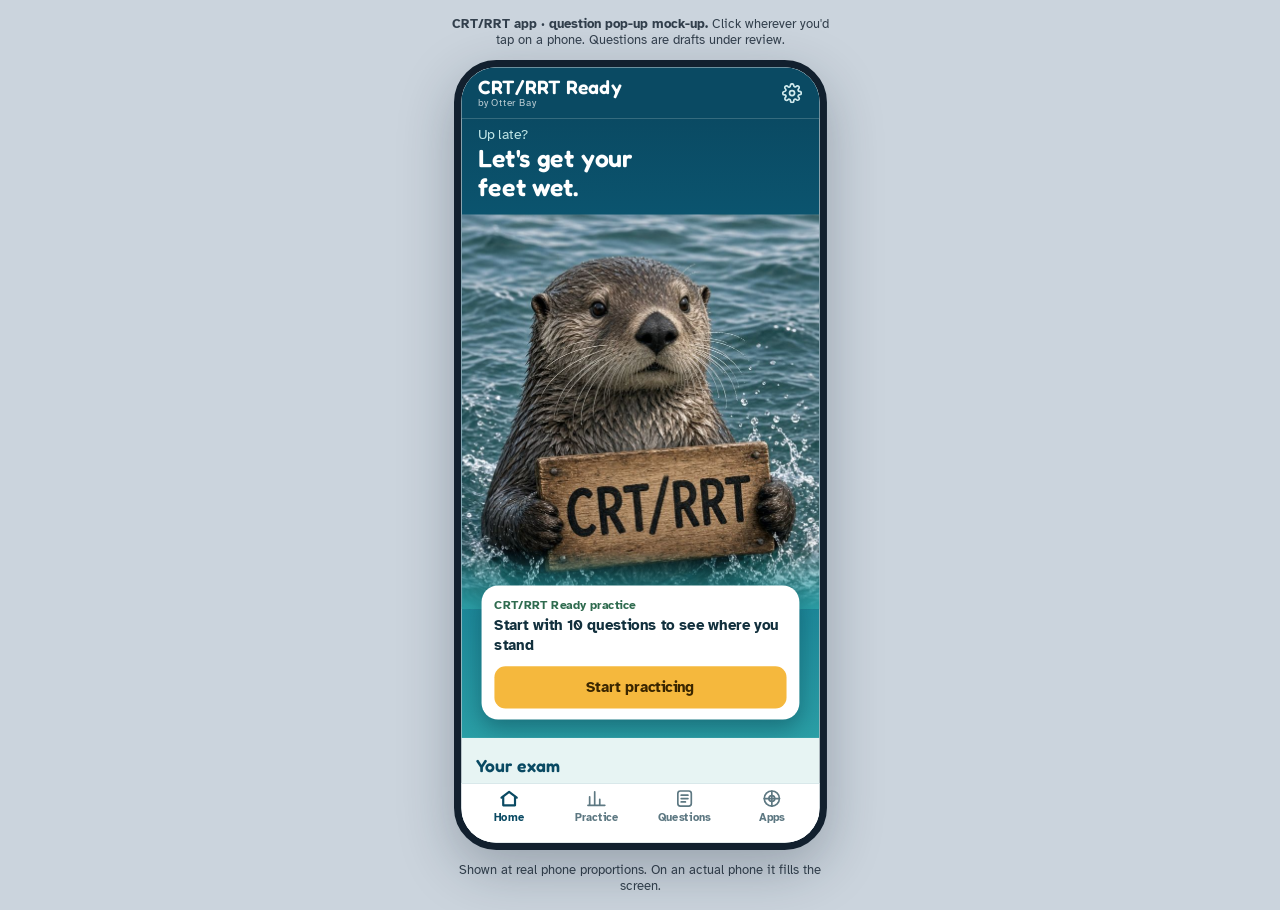
<file: index.html>
<!doctype html>
<html lang="en">
<head>
<meta charset="utf-8">
<meta name="viewport" content="width=device-width, initial-scale=1, viewport-fit=cover">
<title>CRT/RRT Question Pop-up Mock-up</title>
<link rel="stylesheet" href="https://fonts.googleapis.com/css2?family=Atkinson+Hyperlegible:wght@400;700&family=Fredoka:wght@500;600&display=swap">
<link rel="stylesheet" href="css/app.css?v=20261023">
<link rel="stylesheet" href="css/evidence.css?v=20261022b">
<link rel="stylesheet" href="css/calc.css?v=20261022c">
<link rel="stylesheet" href="css/home.css?v=20261025t">
</head>
<body>
<div class="stage">
  <p class="note"><b>CRT/RRT app · question pop-up mock-up.</b> Click wherever you'd tap on a phone. Questions are drafts under review.</p>
  <div class="holder" id="holder"><div class="phone" id="phone"></div></div>
  <p class="note">Shown at real phone proportions. On an actual phone it fills the screen.</p>
</div>
<script>window.EXAM = "RRT"; window.START_PAGE = "home"; window.EXAM_LINKS = { RRT: "./", SDS: "sds/", RPSGT: "rpsgt/" };</script>
<!-- Load order matters: progress.js, stats.js, scales.js and calc.js define functions app.js calls. -->
<script src="js/progress.js?v=20261023"></script>
<script src="js/stats.js?v=20261025f"></script>
<script src="js/scales.js?v=20261025u"></script>
<script src="js/calc.js?v=20261022c"></script>
<script src="js/home.js?v=20261025w"></script>
<script src="js/app.js?v=20261025e"></script>
</body>
</html>
</file>
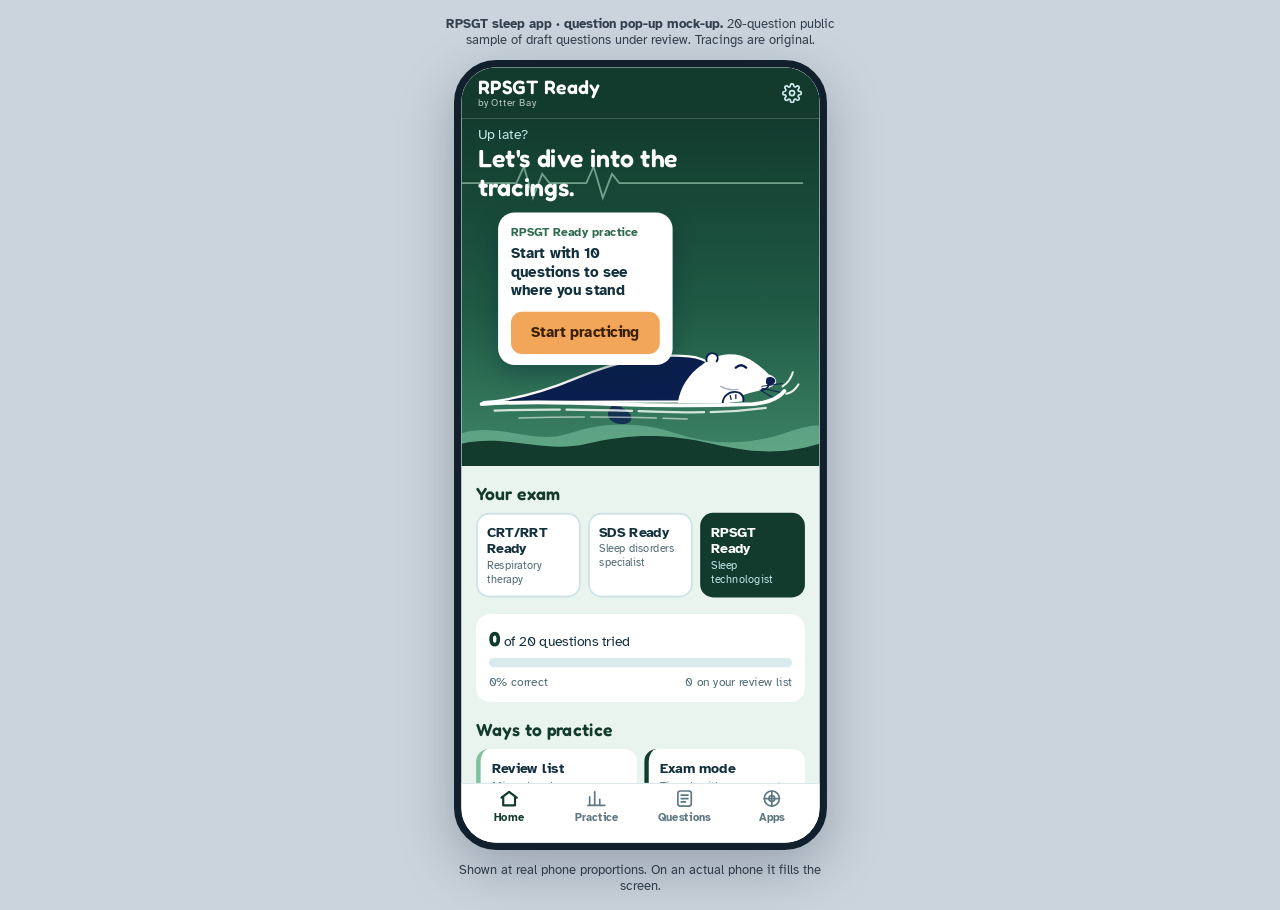
<file: rpsgt/index.html>
<!doctype html>
<html lang="en">
<head>
<meta charset="utf-8">
<meta name="viewport" content="width=device-width, initial-scale=1, viewport-fit=cover">
<title>RPSGT Question Pop-up Mock-up</title>
<link rel="stylesheet" href="https://fonts.googleapis.com/css2?family=Atkinson+Hyperlegible:wght@400;700&family=Fredoka:wght@500;600&display=swap">
<link rel="stylesheet" href="../css/app.css?v=20261023">
<link rel="stylesheet" href="../css/evidence.css?v=20261022b">
<link rel="stylesheet" href="../css/calc.css?v=20261022c">
<link rel="stylesheet" href="../css/home.css?v=20261025t">
</head>
<body>
<div class="stage">
  <p class="note"><b>RPSGT sleep app · question pop-up mock-up.</b> 20-question public sample of draft questions under review. Tracings are original.</p>
  <div class="holder" id="holder"><div class="phone" id="phone"></div></div>
  <p class="note">Shown at real phone proportions. On an actual phone it fills the screen.</p>
</div>
<script>window.APP_LABEL = "RPSGT"; window.EXAM = "RPSGT"; window.START_PAGE = "home"; window.EXAM_LINKS = { RRT: "../", SDS: "../sds/", RPSGT: "./" };</script>
<script src="../js/progress.js?v=20261023"></script>
<script src="../js/stats.js?v=20261025f"></script>
<script src="../js/scales.js?v=20261025u"></script>
<script src="../js/sleep_scales.js?v=20261025w"></script>
<script src="../js/calc.js?v=20261022c"></script>
<script src="../js/home.js?v=20261025w"></script>
<script src="../js/app.js?v=20261025e"></script>
</body>
</html>
</file>
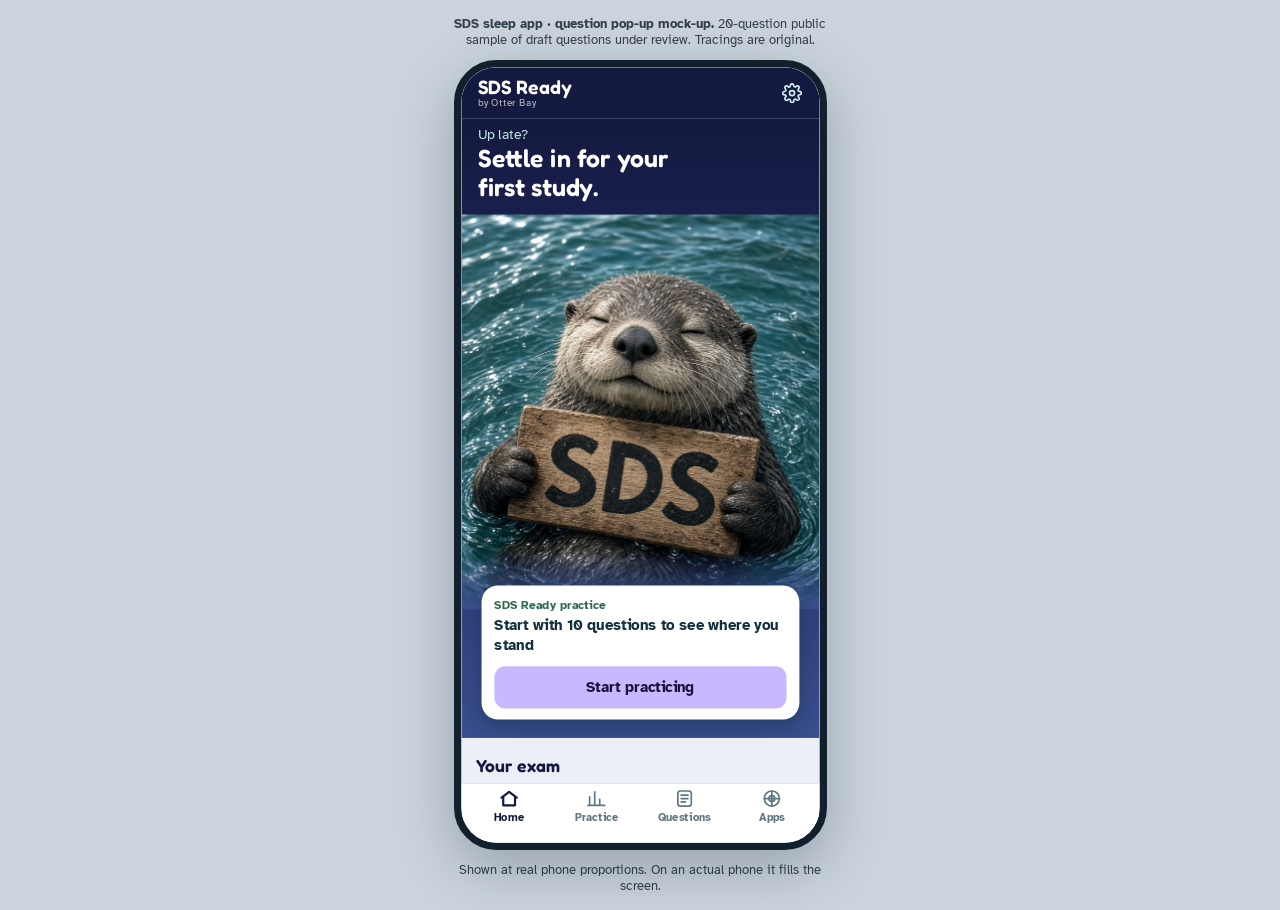
<file: sds/index.html>
<!doctype html>
<html lang="en">
<head>
<meta charset="utf-8">
<meta name="viewport" content="width=device-width, initial-scale=1, viewport-fit=cover">
<title>SDS Question Pop-up Mock-up</title>
<link rel="stylesheet" href="https://fonts.googleapis.com/css2?family=Atkinson+Hyperlegible:wght@400;700&family=Fredoka:wght@500;600&display=swap">
<link rel="stylesheet" href="../css/app.css?v=20261023">
<link rel="stylesheet" href="../css/evidence.css?v=20261022b">
<link rel="stylesheet" href="../css/calc.css?v=20261022c">
<link rel="stylesheet" href="../css/home.css?v=20261025t">
</head>
<body>
<div class="stage">
  <p class="note"><b>SDS sleep app · question pop-up mock-up.</b> 20-question public sample of draft questions under review. Tracings are original.</p>
  <div class="holder" id="holder"><div class="phone" id="phone"></div></div>
  <p class="note">Shown at real phone proportions. On an actual phone it fills the screen.</p>
</div>
<script>window.APP_LABEL = "SDS"; window.EXAM = "SDS"; window.START_PAGE = "home"; window.EXAM_LINKS = { RRT: "../", SDS: "./", RPSGT: "../rpsgt/" };</script>
<script src="../js/progress.js?v=20261023"></script>
<script src="../js/stats.js?v=20261025f"></script>
<script src="../js/scales.js?v=20261025u"></script>
<script src="../js/sleep_scales.js?v=20261025w"></script>
<script src="../js/calc.js?v=20261022c"></script>
<script src="../js/home.js?v=20261025w"></script>
<script src="../js/app.js?v=20261025e"></script>
</body>
</html>
</file>
<file: css/app.css>
/* Layout: a phone-sized app screen centered on the desktop; fills the screen on a phone. Single light app look by design. */
:root {
  color-scheme: light;
  --desk: #CBD4DD; --ground: #DCE3EA; --sheet: #FFFFFF; --ink: #12202E; --muted: #4A5663; --rule: #E3E7EB;
  --accent: #0B5CAD; --accent-soft: #E8EEF5; --good: #0F7A46; --good-bg: #E6F4EC; --good-ink: #0B5E36;
  --bad: #C2410C; --bad-bg: #FDECE2; --bad-ink: #8A2E08; --off: #E3E7EB; --off-ink: #5B6672; --amber: #B7791F;
  --font: "Atkinson Hyperlegible", Arial, Helvetica, sans-serif;
}
html, body { height: 100%; }
body { margin: 0; background: var(--desk); color: var(--ink); font-family: var(--font); }
button, textarea, input { font-family: inherit; }
button:focus-visible, textarea:focus-visible, input:focus-visible { outline: 3px solid var(--accent); outline-offset: 2px; }
.stage { min-height: 100%; box-sizing: border-box; display: flex; flex-direction: column; align-items: center; justify-content: center; gap: 12px;
  padding-block: 16px; padding-left: max(16px, env(safe-area-inset-left, 0px)); padding-right: max(16px, env(safe-area-inset-right, 0px)); }
.note { margin: 0; font-size: 13px; color: #33404D; text-align: center; max-width: 390px; }
.holder { position: relative; flex-shrink: 0; }
.phone { position: absolute; left: 0; top: 0; transform-origin: 0 0; width: 406px; height: 860px; background: var(--ground);
  border-radius: 46px; overflow: hidden; display: flex; flex-direction: column; box-shadow: 0 20px 60px rgba(18,32,46,.28); border: 8px solid #12202E; box-sizing: border-box; }
@media (max-width: 500px) {
  .stage { padding: 0; display: block; }
  .note { display: none; }
  .holder { width: 100% !important; height: 100dvh !important; }
  .phone { position: relative; transform: none !important; width: 100%; height: 100dvh; border-radius: 0; border: 0; box-shadow: none; }
}
.appbar { height: 56px; flex-shrink: 0; padding: 0 8px 0 18px; display: flex; align-items: center; gap: 10px; color: #3E4A57; }
.appbar b { font-size: 15px; letter-spacing: .02em; }
.mode { font-size: 12px; font-weight: 700; padding: 3px 8px; border-radius: 6px; background: #fff; color: #0B4F94; font-variant-numeric: tabular-nums; }
.mode.exam { background: #12202E; color: #fff; }
.appbar .count { margin-left: auto; font-size: 14px; font-variant-numeric: tabular-nums; }
.iconbtn { width: 44px; height: 44px; border-radius: 22px; border: 0; background: transparent; color: #3E4A57; display: flex; align-items: center; justify-content: center; cursor: pointer; }
.sheet { flex: 1; min-height: 0; display: flex; flex-direction: column; background: var(--sheet); border-radius: 22px 22px 0 0; box-shadow: 0 -6px 24px rgba(18,32,46,.12); position: relative; }
.sheethead { flex-shrink: 0; padding: 10px 16px; display: flex; flex-direction: column; gap: 10px; border-bottom: 1px solid var(--rule); }
.grab { width: 40px; height: 5px; border-radius: 3px; background: #C9D2DC; align-self: center; }
.meta { display: flex; align-items: center; justify-content: space-between; gap: 8px; }
.qid { font-size: 13px; font-weight: 700; background: var(--accent-soft); color: #0B4F94; padding: 3px 9px; border-radius: 6px; letter-spacing: .03em; }
.sec { font-size: 13px; color: var(--muted); margin-left: 8px; }
.dots { display: flex; gap: 4px; }
.dots i { width: 8px; height: 8px; border-radius: 4px; background: #C9D2DC; }
.dots i.on { background: var(--accent); }
.whybtn { min-height: 36px; padding: 0 10px 0 8px; border-radius: 18px; border: 1.5px solid #C9D2DC; background: #fff; color: #0B4F94; font-weight: 700; font-size: 13px; cursor: pointer; margin-left: 8px; display: flex; align-items: center; gap: 5px; white-space: nowrap; }
.whybtn svg { width: 16px; height: 16px; }
.guide { flex-shrink: 0; margin: 10px 12px 0; padding: 10px 12px; border-radius: 12px; background: #FFF3D1; border: 1.5px solid #E8B13A; color: #4A3300;
  display: flex; align-items: flex-start; gap: 10px; font-size: 15px; font-weight: 700; line-height: 1.35; }
.guide svg { flex-shrink: 0; margin-top: 1px; color: var(--amber); }
.guide.ready { background: var(--good-bg); border-color: #3FA36B; color: #0B4A2B; }
.guide.ready svg { color: var(--good); }
.body { flex: 1; min-height: 0; display: flex; }
.content { flex: 1; min-width: 0; overflow-y: auto; padding: 16px 10px 24px 16px; display: flex; flex-direction: column; gap: 14px; }
.stem { margin: 0; font-size: 16px; line-height: 1.45; font-weight: 700; }
.vals { display: grid; grid-template-columns: max-content 1fr; column-gap: 18px; row-gap: 3px; padding-left: 14px; font-size: 15px; font-weight: 700; font-variant-numeric: tabular-nums; margin: 0; }
.vals dt, .vals dd { margin: 0; }
figure { margin: 0; display: flex; flex-direction: column; gap: 4px; }
.imgbtn { padding: 0; border: 0; background: none; cursor: zoom-in; position: relative; display: block; width: 100%; }
.imgbtn img { width: 100%; height: auto; display: block; border-radius: 6px; border: 1px solid var(--ground); }
.imgbtn .ex { position: absolute; right: 6px; bottom: 6px; width: 32px; height: 32px; border-radius: 16px; background: rgba(18,32,46,.78); color: #fff; display: flex; align-items: center; justify-content: center; }
figcaption { font-size: 12px; color: var(--muted); letter-spacing: .04em; }
.opts { list-style: none; margin: 0; padding: 0; display: flex; flex-direction: column; gap: 8px; }
.opt { display: flex; align-items: stretch; border: 1.5px solid #D5DCE3; border-radius: 12px; background: #fff; }
.pick { flex: 1; min-width: 0; display: flex; gap: 6px; text-align: left; padding: 10px 10px; border: 0; background: none; border-radius: 11px; font-size: 16px; line-height: 1.4; color: var(--ink); cursor: pointer; min-height: 48px; }
.pick:disabled { cursor: default; }
.pick .l { font-weight: 700; width: 22px; flex-shrink: 0; }
.pick .t { font-weight: 700; }
.strike { width: 44px; flex-shrink: 0; border: 0; border-left: 1px solid var(--rule); background: none; color: #6B7480; display: flex; align-items: center; justify-content: center; cursor: pointer; border-radius: 0 11px 11px 0; }
.opt.sel { border: 2px solid var(--accent); background: var(--accent-soft); }
.opt.sel .pick { color: #0B2E55; }
.opt.out { background: #F4F6F8; border-color: #E3E7EB; }
.opt.out .pick { color: #6B7480; }
.opt.out .t { font-weight: 400; text-decoration: line-through; }
.opt.out .strike { color: #0B4F94; }
.opt.ok { background: var(--good-bg); border: 2px solid #3FA36B; }
.opt.ok .pick { color: var(--good-ink); }
.opt.no { background: var(--bad-bg); border: 2px solid #E08A5E; }
.opt.no .pick { color: var(--bad-ink); }
.opt.dim .pick { color: var(--muted); }
.opt.dim .t { font-weight: 400; }
.tag { display: block; font-size: 13px; font-weight: 700; margin-top: 2px; }
.result { display: flex; flex-direction: column; gap: 8px; border-top: 1px solid var(--rule); padding-top: 14px; }
.result h3 { margin: 0; display: flex; align-items: center; gap: 6px; font-size: 18px; }
.result h3.ok { color: var(--good-ink); } .result h3.no { color: #A3360A; }
.result p { margin: 0; font-size: 15px; line-height: 1.5; color: #24313E; }
.result:focus { outline: none; }
.result.flash { animation: flash 1.4s ease-out; border-radius: 10px; }
@keyframes flash { 0% { background: #FFF3D1; box-shadow: 0 0 0 6px #FFF3D1; } 100% { background: transparent; box-shadow: 0 0 0 6px transparent; } }
@media (prefers-reduced-motion: reduce) { .result.flash { animation: none; } }
.ribbon { width: 76px; flex-shrink: 0; padding: 16px 12px 16px 6px; box-sizing: border-box; display: flex; flex-direction: column; align-items: center; gap: 10px; border-left: 1px solid var(--rule); background: #F6F8FA; }
.rb { width: 54px; height: 54px; border-radius: 14px; font-size: 21px; font-weight: 700; display: flex; align-items: center; justify-content: center; cursor: pointer; border: 2px solid var(--accent); background: #fff; color: var(--accent); }
.rb.sel { background: var(--accent); color: #fff; }
.rb.out { background: var(--off); border-color: var(--off); color: #6B7480; text-decoration: line-through; }
.rb.ok { background: var(--good); border-color: var(--good); color: #fff; }
.rb.no { background: var(--bad); border-color: var(--bad); color: #fff; }
.rb.dim { background: #EEF1F4; border-color: #EEF1F4; color: #6B7480; cursor: default; }
.spacer { flex: 1; }
.ns { width: 54px; min-height: 58px; border-radius: 14px; border: 2px dashed #C99A2E; background: #fff; color: #8A5A00; display: flex; flex-direction: column; align-items: center; justify-content: center; gap: 2px; cursor: pointer; padding: 4px 0; }
.ns span { font-size: 11px; font-weight: 700; line-height: 1.1; text-align: center; }
.ns.on { background: #FFF3D1; border: 2px solid #C99A2E; color: #5A3E00; }
.ns:disabled { opacity: .45; cursor: default; }
.rl { display: flex; flex-direction: column; gap: 8px; padding: 12px; border-radius: 12px; background: #F6F8FA; border: 1px solid var(--rule); }
.rl p { margin: 0; font-size: 14px; line-height: 1.45; color: #24313E; }
.rl .st { display: flex; align-items: center; gap: 8px; font-weight: 700; font-size: 14px; }
.rl .st svg { flex-shrink: 0; }
.rl.on { background: #FFF8E6; border-color: #EBC46A; }
.rl.clear { background: var(--good-bg); border-color: #8CCAA6; }
.btn.small { min-height: 40px; padding: 0 12px; font-size: 14px; align-self: flex-start; }
.badge { display: inline-block; font-size: 11px; font-weight: 700; padding: 2px 7px; border-radius: 10px; background: #FFF3D1; color: #6A4A00; border: 1px solid #EBC46A; margin-top: 3px; }
.stats { flex: 1; min-height: 0; overflow-y: auto; padding: 18px 16px 24px; display: flex; flex-direction: column; gap: 16px; }
.stats h2 { margin: 0; font-size: 24px; } .stats h3 { margin: 0; font-size: 17px; }
.tiles { display: grid; grid-template-columns: repeat(3, minmax(0, 1fr)); gap: 8px; }
.tiles div { background: #F6F8FA; border: 1px solid var(--rule); border-radius: 12px; padding: 10px; }
.tiles b { display: block; font-size: 22px; font-variant-numeric: tabular-nums; } .tiles span { font-size: 12px; color: var(--muted); }
.tiles div.amber { background: #FFF8E6; border-color: #EBC46A; }
.card { border: 1.5px solid var(--rule); border-radius: 14px; padding: 14px; display: flex; flex-direction: column; gap: 12px; }
.rvlist { list-style: none; margin: 0; padding: 0; display: flex; flex-direction: column; gap: 8px; }
.rvlist li { display: flex; align-items: center; gap: 10px; padding: 8px 10px; border-radius: 10px; background: #FFF8E6; border: 1px solid #EBC46A; }
.rvlist .info { flex: 1; min-width: 0; font-size: 13px; color: #4A3300; } .rvlist .info b { display: block; font-size: 15px; color: var(--ink); }
.rvlist .rm { width: 40px; height: 40px; border-radius: 20px; border: 0; background: transparent; color: #6A4A00; display: flex; align-items: center; justify-content: center; cursor: pointer; }
.empty { margin: 0; font-size: 14px; color: var(--muted); }
.chips { display: flex; flex-wrap: wrap; gap: 8px; }
.chip { min-height: 40px; padding: 0 12px; border-radius: 20px; border: 1.5px solid #C9D2DC; background: #fff; color: #24313E; font-size: 14px; font-weight: 700; cursor: pointer; display: flex; align-items: center; gap: 6px; }
.chip[aria-pressed="true"] { background: var(--accent); border-color: var(--accent); color: #fff; }
.chip .n { font-weight: 400; opacity: .85; }
.match { margin: 0; font-size: 14px; color: var(--muted); }
.link { background: none; border: 0; color: #0B4F94; font-weight: 700; font-size: 13px; cursor: pointer; padding: 6px 0; align-self: flex-start; text-decoration: underline; }
.final { width: 54px; height: 72px; border-radius: 14px; display: flex; flex-direction: column; align-items: center; justify-content: center; gap: 2px; border: 2px solid var(--good); background: var(--good); color: #fff; cursor: pointer; box-shadow: 0 4px 12px rgba(15,122,70,.35); margin-top: 6px; }
.final span { font-size: 12px; font-weight: 700; }
.final:disabled { background: var(--off); border-color: var(--off); color: var(--off-ink); cursor: not-allowed; box-shadow: none; }
.foot { flex-shrink: 0; min-height: 72px; box-sizing: border-box; padding: 12px 16px 14px 16px; border-top: 1px solid var(--rule); display: flex; align-items: center; gap: 10px; }
.foot p { margin: 0; font-size: 14px; line-height: 1.35; color: #3E4A57; }
.btn { min-height: 48px; padding: 0 18px; border-radius: 12px; font-size: 16px; font-weight: 700; cursor: pointer; border: 0; background: var(--accent); color: #fff; }
.btn.line { background: #fff; border: 2px solid var(--bad); color: #A3360A; display: flex; align-items: center; gap: 6px; padding: 0 14px; font-size: 15px; }
.btn.grey { background: #fff; border: 2px solid #AAB4BF; color: #24313E; }
.btn:disabled { background: var(--off); color: var(--off-ink); cursor: not-allowed; }
.scrim { position: absolute; inset: 0; background: rgba(18,32,46,.45); display: flex; align-items: flex-end; z-index: 5; }
.dialog { width: 100%; box-sizing: border-box; background: #fff; border-radius: 22px 22px 0 0; padding: 20px 18px 22px; display: flex; flex-direction: column; gap: 14px; max-height: 92%; overflow-y: auto; }
.dialog h2 { margin: 0; font-size: 20px; }
.dialog .sub { margin: 4px 0 0; font-size: 14px; color: var(--muted); }
fieldset { border: 0; margin: 0; padding: 0; display: flex; flex-direction: column; gap: 8px; }
legend { font-size: 15px; font-weight: 700; padding: 0; margin-bottom: 8px; }
.reason { min-height: 44px; display: flex; align-items: center; gap: 10px; text-align: left; padding: 8px 12px; border-radius: 10px; font-size: 15px; cursor: pointer; background: #fff; border: 1.5px solid #C9D2DC; color: #24313E; }
.reason i { width: 16px; height: 16px; border-radius: 8px; box-sizing: border-box; border: 2px solid #8A939E; flex-shrink: 0; }
.reason[aria-pressed="true"] { background: var(--accent-soft); border: 2px solid var(--accent); color: #0B2E55; font-weight: 700; }
.reason[aria-pressed="true"] i { border: 5px solid var(--accent); background: #fff; }
.reason small { display: block; font-weight: 400; color: var(--muted); font-size: 13px; margin-top: 2px; }
label { font-size: 15px; font-weight: 700; }
textarea { font-size: 15px; padding: 10px 12px; border: 1.5px solid #AAB4BF; border-radius: 10px; resize: vertical; color: var(--ink); width: 100%; box-sizing: border-box; }
.row { display: flex; gap: 10px; } .row .btn { flex: 1; }
.switch { display: flex; align-items: center; gap: 12px; padding: 10px 12px; border: 1.5px solid #C9D2DC; border-radius: 10px; cursor: pointer; }
.switch input { width: 22px; height: 22px; accent-color: var(--accent); flex-shrink: 0; }
.switch span { font-size: 15px; font-weight: 700; } .switch small { display: block; font-weight: 400; color: var(--muted); font-size: 13px; margin-top: 2px; }
.intro { align-items: center; padding: 14px; box-sizing: border-box; }
.intro .dialog { border-radius: 22px; max-height: 100%; gap: 12px; }
.eyebrow { margin: 0; font-size: 12px; font-weight: 700; letter-spacing: .08em; text-transform: uppercase; color: var(--amber); }
.intro ul { margin: 0; padding: 0; list-style: none; display: flex; flex-direction: column; gap: 12px; }
.intro li { display: grid; grid-template-columns: 28px 1fr; gap: 8px; font-size: 15px; line-height: 1.45; color: #24313E; }
.intro li b { color: var(--ink); }
.intro .num { width: 26px; height: 26px; border-radius: 13px; background: var(--accent-soft); color: #0B4F94; font-weight: 700; font-size: 14px; display: flex; align-items: center; justify-content: center; }
.intro .cite { color: var(--muted); font-size: 13px; }
.intro .tip { margin: 0; padding: 10px 12px; border-radius: 12px; background: #FFF3D1; border: 1.5px solid #E8B13A; color: #4A3300; font-size: 14px; line-height: 1.4; }
.intro details { font-size: 13px; color: var(--muted); }
.intro summary { cursor: pointer; font-weight: 700; color: #0B4F94; min-height: 32px; display: flex; align-items: center; }
.intro details ol { margin: 6px 0 0; padding-left: 18px; display: flex; flex-direction: column; gap: 6px; line-height: 1.4; }
.intro details a { color: #0B4F94; }
.results { flex: 1; min-height: 0; overflow-y: auto; padding: 20px 16px; display: flex; flex-direction: column; gap: 14px; }
.results h2 { margin: 0; font-size: 24px; }
.score { display: flex; gap: 10px; }
.score div { flex: 1; background: #F6F8FA; border: 1px solid var(--rule); border-radius: 12px; padding: 12px; }
.score b { display: block; font-size: 26px; font-variant-numeric: tabular-nums; }
.score span { font-size: 13px; color: var(--muted); }
.rlist { list-style: none; margin: 0; padding: 0; display: flex; flex-direction: column; gap: 8px; }
.rlist li { display: flex; align-items: center; gap: 10px; border: 1.5px solid var(--rule); border-radius: 12px; padding: 10px 12px; }
.rlist .mark { width: 28px; height: 28px; border-radius: 14px; display: flex; align-items: center; justify-content: center; flex-shrink: 0; color: #fff; font-weight: 700; }
.rlist .mark.ok { background: var(--good); } .rlist .mark.no { background: var(--bad); }
.rlist .info { flex: 1; min-width: 0; font-size: 14px; } .rlist .info b { display: block; font-size: 15px; }
.rlist .btn { min-height: 44px; padding: 0 14px; font-size: 14px; }
.viewer { position: absolute; inset: 0; background: #0B1118; z-index: 50; display: flex; flex-direction: column; color: #fff; }
.vbar { height: 64px; flex-shrink: 0; box-sizing: border-box; display: flex; align-items: center; gap: 6px; padding: 0 10px; }
.vbar .ttl { flex: 1; }
.vb { height: 44px; min-width: 44px; padding: 0 12px; border-radius: 22px; border: 0; background: rgba(255,255,255,.14); color: #fff; display: flex; align-items: center; justify-content: center; gap: 6px; font-size: 14px; font-weight: 700; cursor: pointer; }
.vb:disabled { background: rgba(255,255,255,.06); color: #6B7480; cursor: not-allowed; }
.zl { min-width: 44px; text-align: center; font-size: 15px; font-weight: 700; font-variant-numeric: tabular-nums; }
.vscroll { flex: 1; min-height: 0; overflow: auto; display: flex; padding: 12px; box-sizing: border-box; cursor: grab; }
.vbox { position: relative; margin: auto; flex-shrink: 0; }
.vbox img { border-radius: 4px; background: #0F1720; user-select: none; -webkit-user-drag: none; }
.vhint { margin: 0; flex-shrink: 0; padding: 10px 16px 14px; font-size: 13px; color: #B8C2CC; text-align: center; }
@media (prefers-reduced-motion: no-preference) { .rb, .final, .reason, .opt { transition: background-color .12s, color .12s, border-color .12s; } }

.prog { width: 64px; height: 6px; border-radius: 3px; background: #DCE3EA; overflow: hidden; }
.prog i { display: block; height: 100%; background: var(--accent); border-radius: 3px; }
.draft { font-size: 11px; font-weight: 700; letter-spacing: .06em; text-transform: uppercase; color: #6A4A00; background: #FFF3D1; border: 1px solid #EBC46A; padding: 2px 6px; border-radius: 5px; margin-left: 6px; }

.vet { display: flex; flex-direction: column; gap: 10px; padding: 14px; border-radius: 14px; border: 2px solid #1F3864; background: #F4F7FB; }
.vet .vclaude { margin: 0; font-size: 13px; line-height: 1.4; color: #4A3300; background: #FFF3D1; border: 1px solid #EBC46A; border-radius: 8px; padding: 8px 10px; }
.vchip.ok[aria-pressed="true"] { background: var(--good); border-color: var(--good); }
.vchip.fix[aria-pressed="true"] { background: var(--bad); border-color: var(--bad); }
.vsaved { margin: 0; font-size: 13px; color: var(--muted); }
.warn { color: #A3360A; font-weight: 700; }
.vlist { list-style: none; margin: 0; padding: 0; display: flex; flex-direction: column; gap: 6px; }
.vrow { width: 100%; display: flex; align-items: center; gap: 10px; text-align: left; padding: 8px 10px; border-radius: 10px; border: 1.5px solid var(--rule); background: #fff; cursor: pointer; font: inherit; color: var(--ink); min-height: 48px; }
.vrank { font-size: 12px; font-weight: 700; color: var(--muted); width: 34px; flex-shrink: 0; font-variant-numeric: tabular-nums; }
.vrow .info { flex: 1; min-width: 0; font-size: 12px; color: var(--muted); } .vrow .info b { display: block; font-size: 14px; color: var(--ink); }
.vtag { font-size: 12px; font-weight: 700; padding: 3px 8px; border-radius: 10px; white-space: nowrap; }
.vtag.ok { background: var(--good-bg); color: var(--good-ink); } .vtag.fix { background: var(--bad-bg); color: var(--bad-ink); } .vtag.todo { background: #EEF1F4; color: var(--muted); }

/* Scale reference cards (info button after the final answer) */
.scalerow { display: flex; flex-wrap: wrap; gap: 8px; margin: 2px 0 4px; }
.scalebtn { display: inline-flex; align-items: center; gap: 8px; min-height: 44px; padding: 8px 14px; border-radius: 22px; border: 1.5px solid #1F5FA8; background: #EEF4FB; color: #154A86; font: inherit; font-size: 14px; font-weight: 700; cursor: pointer; text-align: left; }
.scalebtn:hover { background: #E1ECF8; }
.scaledlg { gap: 10px; }
.schead { display: flex; align-items: flex-start; justify-content: space-between; gap: 10px; }
.schead .vb { background: #EEF1F4; color: #24313E; flex-shrink: 0; }
.sctwrap { overflow-x: auto; -webkit-overflow-scrolling: touch; display: flex; flex-direction: column; gap: 10px; }
.sct { border-collapse: collapse; width: 100%; font-size: 13px; line-height: 1.35; }
.sct th { background: #1F3864; color: #fff; text-align: left; padding: 7px 8px; font-weight: 700; }
.sct td { border-bottom: 1px solid #E3E8EE; padding: 7px 8px; vertical-align: top; color: #24313E; }
.sct tr:nth-child(even) td { background: #F6F8FA; }
.scnote { margin: 0; font-size: 14px; line-height: 1.45; color: #24313E; background: #FFF7E6; border-left: 4px solid #D99A1E; padding: 8px 10px; border-radius: 6px; }
.scsrc { margin: 0; font-size: 12px; color: var(--muted); }

/* Vetting page */
.vconf{margin:2px 0 8px;font-size:14px;color:#334155}.vconf b{font-size:18px;color:#1F3864;margin-right:4px}.vnote{margin:6px 0 0;font-size:13px;line-height:1.4;color:#475569}
.qid { white-space: nowrap; }
</file>
<file: css/evidence.css>
/* Evidence cards: circles the part of a graph or EKG that supports the correct answer.
   Owner: Ken + Claude. Kept separate from app.css (shared). */
.evwrap { position: relative; display: block; width: 100%; }
.evwrap img { width: 100%; height: auto; display: block; }
.evsvg { position: absolute; inset: 0; width: 100%; height: 100%; overflow: visible; pointer-events: none; }
.evbadge { position: absolute; width: 24px; height: 24px; border-radius: 12px; display: flex; align-items: center; justify-content: center;
  font-size: 13px; font-weight: 700; color: #12202E; box-shadow: 0 0 0 2px rgba(18,32,46,.75); pointer-events: none; font-variant-numeric: tabular-nums; }
.evbadge.ecg { color: #fff; box-shadow: 0 0 0 2px #fff; }
.evimg { border-radius: 6px; overflow: hidden; }
.evcrop { position: relative; display: block; width: 100%; overflow: hidden; border-radius: 6px; }
.evcrop .evwrap { position: absolute; top: 0; height: 100%; }
.evcrop .evwrap img { height: 100%; }
.evlist { list-style: none; margin: 0; padding: 0; display: flex; flex-direction: column; gap: 10px; }
.evlist li { display: grid; grid-template-columns: 26px 1fr; gap: 10px; align-items: start; font-size: 15px; line-height: 1.45; color: #24313E; }
.evlist .evn { width: 24px; height: 24px; border-radius: 12px; display: flex; align-items: center; justify-content: center; font-size: 13px; font-weight: 700; color: #12202E; border: 2px solid #12202E; box-sizing: border-box; }
.evlist .evn.ecg { color: #fff; border-color: #1F5FD6; }
</file>
<file: css/calc.css>
/* On-screen calculator. Owner: Ken + Claude. Kept separate from app.css (shared). */

/* Ribbon button */
.calcbtn { width: 54px; min-height: 58px; border-radius: 14px; border: 2px solid #1F5FA8; background: #EEF4FB; color: #154A86; display: flex; flex-direction: column;
  align-items: center; justify-content: center; gap: 2px; cursor: pointer; padding: 4px 0; flex-shrink: 0; }
.calcbtn span { font-size: 11px; font-weight: 700; line-height: 1.1; }
.calcbtn.on { background: #1F5FA8; color: #fff; }

/* Floating window: opens low, over the answer choices, leaving the stem/values and the answer ribbon free */
.calc { position: absolute; left: 10px; bottom: 12px; width: min(290px, calc(100% - 96px)); z-index: 4; background: #1B2A3A; border-radius: 16px;
  box-shadow: 0 14px 40px rgba(18,32,46,.42), 0 0 0 1px rgba(255,255,255,.06); display: flex; flex-direction: column; overflow: hidden; color: #fff; }
.calchead { display: flex; align-items: center; gap: 6px; padding: 4px 4px 4px 8px; cursor: grab; touch-action: none; user-select: none; }
.calchead:active { cursor: grabbing; }
.calcgrip { width: 10px; height: 26px; flex-shrink: 0; background: radial-gradient(circle, #6E8296 1.3px, transparent 1.6px) 0 0 / 5px 6px; }
.calcx { width: 40px; height: 40px; align-self: flex-start; border: 0; border-radius: 20px; background: transparent; color: #C9D4DF; display: flex; align-items: center; justify-content: center; cursor: pointer; }
.calcdisp { flex: 1; min-width: 0; text-align: right; }
.calcexpr { display: flex; justify-content: space-between; gap: 8px; min-height: 16px; font-size: 13px; color: #9FB0C1; font-variant-numeric: tabular-nums; }
.calcm { font-weight: 700; color: #F2C14E; }
.calcval { display: block; font-size: 26px; font-weight: 700; line-height: 1.2; font-variant-numeric: tabular-nums; overflow-wrap: anywhere; min-height: 31px; }
.calcval.err { font-size: 17px; line-height: 31px; color: #FFB4A0; }
.calcmem { display: grid; grid-template-columns: repeat(4, 1fr); gap: 4px; padding: 0 8px 4px; }
.calckeys { display: grid; grid-template-columns: repeat(6, 1fr); gap: 4px; padding: 0 8px 8px; }
.ck { min-height: 40px; padding: 0; border: 0; border-radius: 9px; background: #33465A; color: #fff; font: inherit; font-size: 18px; font-weight: 700; cursor: pointer; font-variant-numeric: tabular-nums; }
.ck.f { background: #26384B; font-size: 14px; color: #DCE6EF; }
.ck.m { min-height: 26px; background: transparent; font-size: 13px; color: #B9C7D4; }
.ck.o { background: #2A4D74; font-size: 20px; }
.ck.eq { background: #0B5CAD; font-size: 20px; }
.ck:hover { filter: brightness(1.15); }
.ck:active, .ck.hit { filter: brightness(1.35); }
.ck:focus-visible, .calcx:focus-visible { outline: 3px solid #8CC4FF; outline-offset: 1px; }
@media (max-height: 700px) { .ck { min-height: 34px; } .ck.m { min-height: 26px; } .calcval { font-size: 24px; } }
</file>
<file: css/home.css>
/* Home and Products pages, Otter Bay theme. Owner: Ken + Claude. Kept separate from app.css (shared). */
.ob {
  --bay: #0A4A63; --tide: #3FB8B3; --glass: #E7F4F3; --kelp: #2F6B4F; --otter: #7A4E2D; --buoy: #F5B83D; --ink2: #12303D;
  flex: 1; min-height: 0; display: flex; flex-direction: column; background: var(--glass); color: var(--ink2);
}
.obtop { height: 56px; flex-shrink: 0; display: flex; align-items: center; justify-content: space-between; padding: 0 8px 0 18px; background: var(--bay); color: #fff; }
.wm { font-family: "Fredoka", var(--font); font-weight: 600; font-size: 21px; letter-spacing: .01em; display: flex; flex-direction: column; line-height: 1.05; }
.wm small { font-family: var(--font); font-weight: 400; font-size: 11px; color: rgba(255,255,255,.72); letter-spacing: .02em; }
.sky { position: absolute; left: 0; top: 0; width: 100%; height: 100px; pointer-events: none; }
.bay > *:not(.sky) { position: relative; }
.obgear { width: 44px; height: 44px; border: 0; border-radius: 22px; background: transparent; color: #CFE9EC; display: flex; align-items: center; justify-content: center; cursor: pointer; }
.obscroll { flex: 1; min-height: 0; overflow-y: auto; padding-bottom: 18px; }
.ob h1 { font-family: "Fredoka", var(--font); font-weight: 600; margin: 0; line-height: 1.15; }
.ob h2 { font-family: "Fredoka", var(--font); font-weight: 600; font-size: 19px; margin: 0 0 10px; color: var(--bay); }

/* The bay: one illustrated moment. The otter from the loading video swims along carrying today's practice on its back. */
.bay { background: linear-gradient(180deg, var(--bay) 0%, var(--mid) 55%, var(--low) 100%); color: #fff; padding: 8px 18px 0; position: relative; overflow: hidden; }
.hello { margin: 0; font-size: 15px; color: #BFE5E6; }
.bay h1 { font-size: 27px; margin-top: 2px; max-width: 15ch; }
.water { position: relative; margin: 0 -18px 0; height: 288px; }
.raft { position: absolute; left: 50%; bottom: 22px; width: 330px; height: 288px; transform: translateX(-50%); animation: bob 5s ease-in-out 1; }
.today { position: absolute; z-index: 2; left: 10px; bottom: 88px; width: 190px; background: #fff; color: var(--ink2); border-radius: 18px; padding: 14px 14px 12px; box-shadow: 0 10px 24px rgba(4, 34, 48, .35); box-sizing: border-box; }
.tl { margin: 0; font-size: 13px; font-weight: 700; color: var(--kelp); }
.tb { margin: 4px 0 12px; font-size: 16px; font-weight: 700; line-height: 1.3; }
.obstart { width: 100%; min-height: 46px; border: 0; border-radius: 12px; background: var(--buoy); color: var(--accentInk); font: inherit; font-weight: 700; font-size: 16px; cursor: pointer; }
.obstart:hover { filter: brightness(1.04); }
.otter { position: absolute; z-index: 1; left: -8px; bottom: 4px; width: 346px; height: auto; overflow: visible; }
.o-body { animation: swim 3.2s ease-in-out infinite; transform-origin: 70% 70%; }
.o-wake path + path { stroke-dasharray: 70 7; animation: wake 3s linear infinite; }
@keyframes swim { 0%, 100% { transform: translateY(0) rotate(0); } 50% { transform: translateY(2px) rotate(-.8deg); } }
@keyframes wake { to { stroke-dashoffset: 77; } }
.waves { position: absolute; left: 0; right: 0; bottom: 0; width: 100%; height: 56px; z-index: 3; }
@keyframes bob { 0%, 100% { transform: translate(-50%, 0) rotate(0); } 50% { transform: translate(-50%, 5px) rotate(-1deg); } }
@media (prefers-reduced-motion: reduce) { .raft, .o-body, .o-wake path + path { animation: none; } }

.obsec { padding: 18px 16px 0; }
.exams { display: grid; grid-template-columns: repeat(3, minmax(0, 1fr)); gap: 8px; }
.ex { display: flex; flex-direction: column; gap: 2px; padding: 10px; border-radius: 14px; background: #fff; border: 2px solid #CFE3E6; color: var(--ink2); text-decoration: none; min-height: 64px; box-sizing: border-box; }
.ex b { font-size: 15px; } .ex small { font-size: 12px; color: #4F6B75; line-height: 1.25; }
.ex.on { border-color: var(--bay); background: var(--bay); color: #fff; } .ex.on small { color: #BFE5E6; }
a.ex:hover { border-color: var(--tide); }
.ex.soon { background: transparent; border-style: dashed; color: #5D7882; }
.meter { background: #fff; border-radius: 16px; padding: 14px; display: flex; flex-direction: column; gap: 8px; font-size: 15px; }
.meter b { font-size: 22px; font-family: "Fredoka", var(--font); color: var(--bay); }
.track { height: 10px; border-radius: 5px; background: #D7EBEC; overflow: hidden; }
.track i { display: block; height: 100%; background: linear-gradient(90deg, var(--tide), var(--bay)); border-radius: 5px; }
.mrow { display: flex; justify-content: space-between; font-size: 13px; color: #4F6B75; }
.ways { display: grid; grid-template-columns: 1fr 1fr; gap: 8px; }
.way { text-align: left; display: flex; flex-direction: column; gap: 3px; padding: 12px; border-radius: 14px; border: 0; background: #fff; color: var(--ink2); font: inherit; cursor: pointer; min-height: 78px; border-left: 5px solid var(--tide); }
.way:nth-child(2) { border-left-color: var(--bay); } .way:nth-child(3) { border-left-color: var(--kelp); } .way:nth-child(4) { border-left-color: var(--buoy); }
.way b { font-size: 15px; } .way span { font-size: 13px; color: #4F6B75; line-height: 1.3; }
.tide { display: grid; grid-template-columns: repeat(7, 1fr); gap: 6px; height: 120px; align-items: end; background: #fff; border-radius: 16px; padding: 12px 12px 8px; box-sizing: border-box; }
.tcol { height: 100%; display: flex; flex-direction: column; justify-content: flex-end; align-items: center; gap: 4px; }
.tbar { width: 100%; max-width: 26px; border-radius: 13px 13px 4px 4px; background: linear-gradient(180deg, var(--tide), var(--bay)); position: relative; min-height: 4px; }
.tbar span { position: absolute; top: -17px; left: 0; right: 0; text-align: center; font-size: 11px; font-weight: 700; color: var(--bay); }
.tcol i { font-style: normal; font-size: 12px; color: #4F6B75; }
.fine { margin: 6px 0 0; font-size: 12px; color: #5D7882; } .fine.pad { padding: 14px 16px 0; }

.bnav { flex-shrink: 0; display: grid; grid-template-columns: repeat(4, 1fr); background: #fff; border-top: 1px solid #D3E5E7; padding: 4px 4px 8px; }
.nb { display: flex; flex-direction: column; align-items: center; gap: 2px; min-height: 52px; border: 0; background: none; color: #5D7882; font: inherit; font-size: 12px; font-weight: 700; cursor: pointer; border-radius: 12px; }
.nb.on { color: var(--bay); } .nb.on svg { stroke-width: 2.6; }

/* Products */
.ph { font-size: 28px; color: var(--bay); }
.lede { margin: 6px 0 0; font-size: 15px; line-height: 1.45; color: #2F4A55; max-width: 34ch; }
.prod { margin: 16px 16px 0; background: #fff; border-radius: 20px; padding: 16px; border-top: 6px solid var(--pc); }
.phead { display: flex; align-items: center; gap: 12px; }
.pmark { width: 52px; height: 52px; flex-shrink: 0; }
.prod h2 { margin: 0; color: var(--ink2); font-size: 20px; }
.pstat { display: inline-block; margin-top: 3px; font-size: 12px; font-weight: 700; color: var(--pc); }
.pstat.soon { color: #6A5A3A; }
.prod p { margin: 10px 0 0; font-size: 15px; line-height: 1.45; color: #2F4A55; }
.prod ul { margin: 10px 0 0; padding-left: 18px; font-size: 14px; line-height: 1.5; color: #2F4A55; }
.pfoot { display: flex; align-items: center; justify-content: space-between; gap: 10px; margin-top: 14px; }
.price { font-size: 13px; color: #5D7882; }
.pbtn { min-height: 44px; padding: 0 16px; border-radius: 12px; border: 0; background: var(--pc); color: #fff; font: inherit; font-weight: 700; font-size: 15px; display: inline-flex; align-items: center; text-decoration: none; cursor: pointer; }
.pbtn.off { background: #E3ECEE; color: #5D7882; cursor: default; }
.raft2 { background: #FBF6EE; }

.homebtn { border: 0; background: none; font: inherit; font-weight: 700; font-size: 15px; color: #3E4A57; padding: 8px 6px 8px 0; cursor: pointer; display: flex; align-items: center; gap: 4px; }
.homebtn::before { content: ""; width: 9px; height: 9px; border-left: 2.5px solid currentColor; border-bottom: 2.5px solid currentColor; transform: rotate(45deg); margin-right: 3px; }

/* Stats page in the Otter Bay frame (content from stats.js) */
.obstats .stats { overflow: visible; padding: 16px 16px 8px; gap: 14px; }
.obstats .tiles div { background: #fff; border: 0; border-radius: 14px; }
.obstats .tiles b { font-family: "Fredoka", var(--font); color: var(--bay); }
.obstats .tiles div.amber { background: #FFF6DE; }
.obstats .tiles div.amber b { color: #8A5A00; }
.obstats .card { background: #fff; border: 0; border-radius: 18px; }
.obstats .card h3 { font-family: "Fredoka", var(--font); font-weight: 600; font-size: 18px; color: var(--bay); }
.obstats .chip[aria-pressed="true"] { background: var(--bay); border-color: var(--bay); }
.obstats .btn { background: var(--bay); }
.obstats .btn:disabled { background: var(--off); }
.secrow { display: grid; grid-template-columns: 98px 1fr 76px; grid-template-rows: auto auto; column-gap: 10px; align-items: center; padding: 6px 8px; border-radius: 10px; }
.secrow.weak { background: #FFF6DE; }
.sname { font-weight: 700; font-size: 14px; }
.sbar { height: 10px; border-radius: 5px; background: #D7EBEC; overflow: hidden; }
.sbar i { display: block; height: 100%; border-radius: 5px; background: linear-gradient(90deg, var(--tide), var(--bay)); }
.secrow.weak .sbar i { background: #E3A21A; }
.sval { font-size: 14px; font-weight: 700; text-align: right; font-variant-numeric: tabular-nums; }
.scount { grid-column: 2 / 4; font-size: 12px; color: #5D7882; }
.dom { border-radius: 12px; }
.dom > summary { list-style: none; cursor: pointer; }
.dom > summary::-webkit-details-marker { display: none; }
.dom > summary .sname::before { content: "▸ "; color: #5D7882; }
.dom[open] > summary .sname::before { content: "▾ "; }
.secrow.sub { margin-left: 12px; }
.secrow.sub .sname { font-weight: 400; }

/* Practice builder (stats.js content inside the Otter Bay frame) */
.obstats .stats { gap: 18px; }
.step h2 { margin: 0 0 8px; }
.steph { display: flex; align-items: baseline; justify-content: space-between; }
.hint { margin: 0 0 8px; font-size: 13px; color: #5D7882; }
.pick2s { display: flex; flex-direction: column; gap: 6px; }
.pick2 { display: grid; grid-template-columns: 22px 1fr auto; align-items: center; gap: 10px; text-align: left; padding: 10px 12px; border-radius: 14px; border: 2px solid transparent; background: #fff; font: inherit; color: var(--ink2); cursor: pointer; min-height: 56px; }
.pick2 b { display: block; font-size: 15px; } .pick2 small { display: block; font-size: 12px; color: #5D7882; }
.pick2 em { font-style: normal; font-weight: 700; font-size: 15px; color: var(--bay); font-variant-numeric: tabular-nums; }
.pick2 .dot { width: 18px; height: 18px; border-radius: 9px; border: 2px solid #9DB3BA; box-sizing: border-box; }
.pick2[aria-pressed="true"] { border-color: var(--bay); }
.pick2[aria-pressed="true"] .dot { border: 6px solid var(--bay); }
.pick2:disabled { opacity: .5; cursor: default; }
.dom { background: #fff; border-radius: 14px; margin-bottom: 8px; padding: 0 10px; }
.dom[open] { padding-bottom: 8px; }
.dom > summary { list-style: none; cursor: pointer; display: flex; justify-content: space-between; align-items: center; min-height: 44px; }
.dom > summary::-webkit-details-marker { display: none; }
.dname { font-weight: 700; font-size: 15px; } .dname::before { content: "▸ "; color: #5D7882; } .dom[open] .dname::before { content: "▾ "; }
.dmeta { font-size: 13px; color: #5D7882; white-space: nowrap; margin-left: 8px; }
.link.small { font-size: 12px; padding: 2px 0 6px; }
.secpick { width: 100%; display: grid; grid-template-columns: 24px 1fr auto; gap: 10px; align-items: center; text-align: left; padding: 8px 6px; border: 0; border-top: 1px solid #E3EEF0; background: none; font: inherit; color: var(--ink2); cursor: pointer; }
.secpick .box { width: 22px; height: 22px; border-radius: 6px; border: 2px solid #9DB3BA; box-sizing: border-box; display: flex; align-items: center; justify-content: center; color: #fff; }
.secpick.on .box { background: var(--bay); border-color: var(--bay); }
.secpick.on { background: color-mix(in srgb, var(--tide) 12%, white); border-radius: 10px; }
.stext b { font-size: 14px; } .stext small { display: block; font-size: 12px; color: #5D7882; line-height: 1.3; margin: 1px 0 5px; }
.secpick .sbar { display: block; height: 7px; border-radius: 4px; background: #D7EBEC; overflow: hidden; }
.secpick .sbar i { display: block; height: 100%; background: linear-gradient(90deg, var(--tide), var(--bay)); }
.secpick .sval { font-weight: 700; font-size: 14px; text-align: right; font-variant-numeric: tabular-nums; } .secpick .sval small { display: block; font-weight: 400; font-size: 11px; color: #5D7882; }
.weaktag { font-style: normal; font-size: 11px; font-weight: 700; color: #7A4E00; background: #FFE7B0; padding: 1px 6px; border-radius: 8px; margin-left: 4px; }
.more { background: #fff; border-radius: 14px; padding: 2px 12px 10px; }
.more > summary { list-style: none; cursor: pointer; display: flex; justify-content: space-between; align-items: center; min-height: 48px; }
.more > summary::-webkit-details-marker { display: none; }
.more > summary h2 { margin: 0; } .more > summary .hint { margin: 0; }
.more fieldset { margin-top: 6px; }
.chip .n { margin-left: 4px; }
.modes { display: grid; grid-template-columns: 1fr 1fr; gap: 8px; margin-top: 10px; }
.mode2 { text-align: left; padding: 10px 12px; border-radius: 14px; border: 2px solid transparent; background: #fff; font: inherit; color: var(--ink2); cursor: pointer; }
.mode2 b { display: block; font-size: 15px; } .mode2 small { display: block; font-size: 12px; color: #5D7882; line-height: 1.3; }
.mode2[aria-pressed="true"] { border-color: var(--bay); }
.obstats .match { margin-top: 8px; }
.startbar { flex-shrink: 0; display: flex; align-items: center; gap: 10px; padding: 10px 14px; background: #fff; border-top: 1px solid #D3E5E7; box-shadow: 0 -6px 16px rgba(10, 74, 99, .08); }
.startbar span { flex: 1; font-size: 13px; color: #4F6B75; }
.startbar .obstart { width: auto; padding: 0 18px; }
.startbar .obstart:disabled { background: var(--off); color: var(--off-ink); cursor: not-allowed; }

.seg { display: grid; grid-template-columns: repeat(3, 1fr); background: #fff; border-radius: 12px; padding: 4px; gap: 4px; margin-bottom: 8px; }
.seg button { min-height: 40px; border: 0; border-radius: 9px; background: none; font: inherit; font-weight: 700; font-size: 14px; color: #4F6B75; cursor: pointer; }
.seg button[aria-selected="true"] { background: var(--bay); color: #fff; }
.glist { background: #fff; border-radius: 14px; padding: 2px 10px; }
.glist .secpick:first-child { border-top: 0; }
.secpick[data-empty] { opacity: .55; }
.secpick .sval { min-width: 52px; }
.sub2 { display: flex; align-items: center; gap: 8px; font-size: 14px; font-weight: 400; padding: 2px 4px 4px 44px; color: var(--ink2); }
.sub2 input { width: 20px; height: 20px; accent-color: var(--bay); }

/* Photo hero: the team's otter photos, one per app (CRT/RRT, SDS). */
.bay.photo { padding-bottom: 20px; }
.bay.photo .hero { margin: 14px -18px 0; height: 430px; position: relative; overflow: hidden; }
.bay.photo .hero img { display: block; width: 100%; height: 100%; object-fit: cover; object-position: 50% 18%; }
.bay.photo .hero::after { content: ""; position: absolute; inset: auto 0 0 0; height: 64px; background: linear-gradient(180deg, transparent, var(--low)); }
.bay.photo .today { position: relative; left: auto; bottom: auto; width: auto; margin: -26px 4px 0; animation: none; }
.pphoto { width: 52px; height: 52px; border-radius: 50%; object-fit: cover; object-position: 50% 30%; flex: none; border: 2px solid var(--pc); box-sizing: border-box; }
</file>
